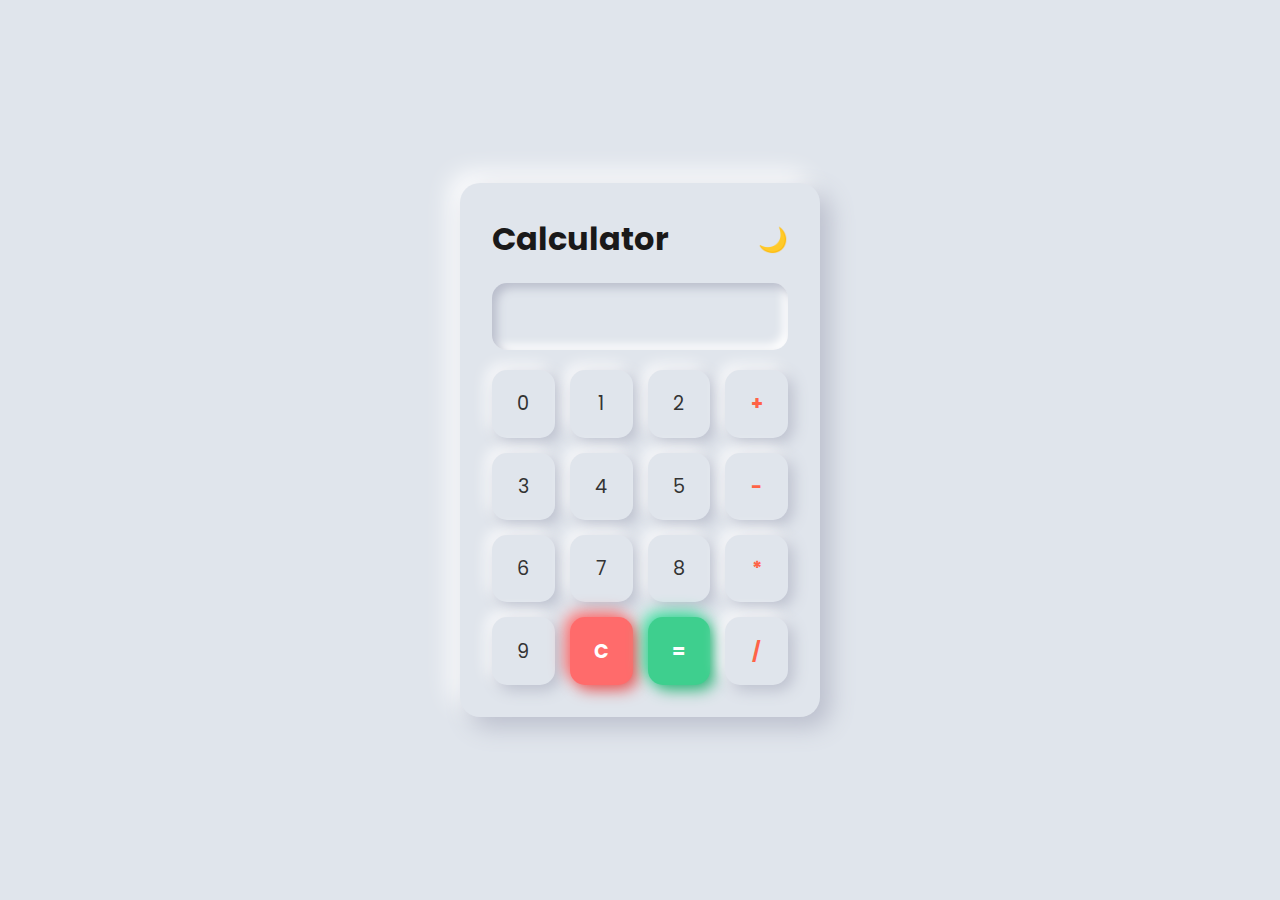
<file: index.HTML>
<!DOCTYPE html>
<html lang="en">
<head>
  <meta charset="UTF-8" />
  <meta name="viewport" content="width=device-width, initial-scale=1.0"/>
  <title>Grid Calculator</title>
  <link rel="stylesheet" href="style.css">
  <link href="https://fonts.googleapis.com/css2?family=Poppins:wght@400;600&display=swap" rel="stylesheet">
</head>
<body>
  <div class="container">
    <div class="header">
      <h1>Calculator</h1>
      <button id="toggle-theme" title="Toggle Theme">🌙</button>
    </div>
    <form name="clc">
      <input type="text" name="display" class="display" readonly>
      <div class="grid">
        <input class="btn" type="button" value="0" onclick="clc.display.value += '0'">
        <input class="btn" type="button" value="1" onclick="clc.display.value += '1'">
        <input class="btn" type="button" value="2" onclick="clc.display.value += '2'">
        <input class="btn op" type="button" value="+" onclick="clc.display.value += '+'">
        
        <input class="btn" type="button" value="3" onclick="clc.display.value += '3'">
        <input class="btn" type="button" value="4" onclick="clc.display.value += '4'">
        <input class="btn" type="button" value="5" onclick="clc.display.value += '5'">
        <input class="btn op" type="button" value="-" onclick="clc.display.value += '-'">
        
        <input class="btn" type="button" value="6" onclick="clc.display.value += '6'">
        <input class="btn" type="button" value="7" onclick="clc.display.value += '7'">
        <input class="btn" type="button" value="8" onclick="clc.display.value += '8'">
        <input class="btn op" type="button" value="*" onclick="clc.display.value += '*'">
        
        <input class="btn" type="button" value="9" onclick="clc.display.value += '9'">
        <input class="btn clear" type="button" value="C" onclick="clc.display.value = ''">
        <input class="btn equal" type="button" value="=" onclick="calculate()">
        <input class="btn op" type="button" value="/" onclick="clc.display.value += '/'">
      </div>
    </form>
  </div>

  <script>
    function calculate() {
      try {
        clc.display.value = eval(clc.display.value);
      } catch (e) {
        clc.display.value = "Error";
      }
    }

    // Toggle dark mode
    const toggle = document.getElementById("toggle-theme");
    toggle.onclick = () => {
      document.body.classList.toggle("dark-mode");
      toggle.textContent = document.body.classList.contains("dark-mode") ? "☀️" : "🌙";
    };
  </script>
</body>
</html>
</file>
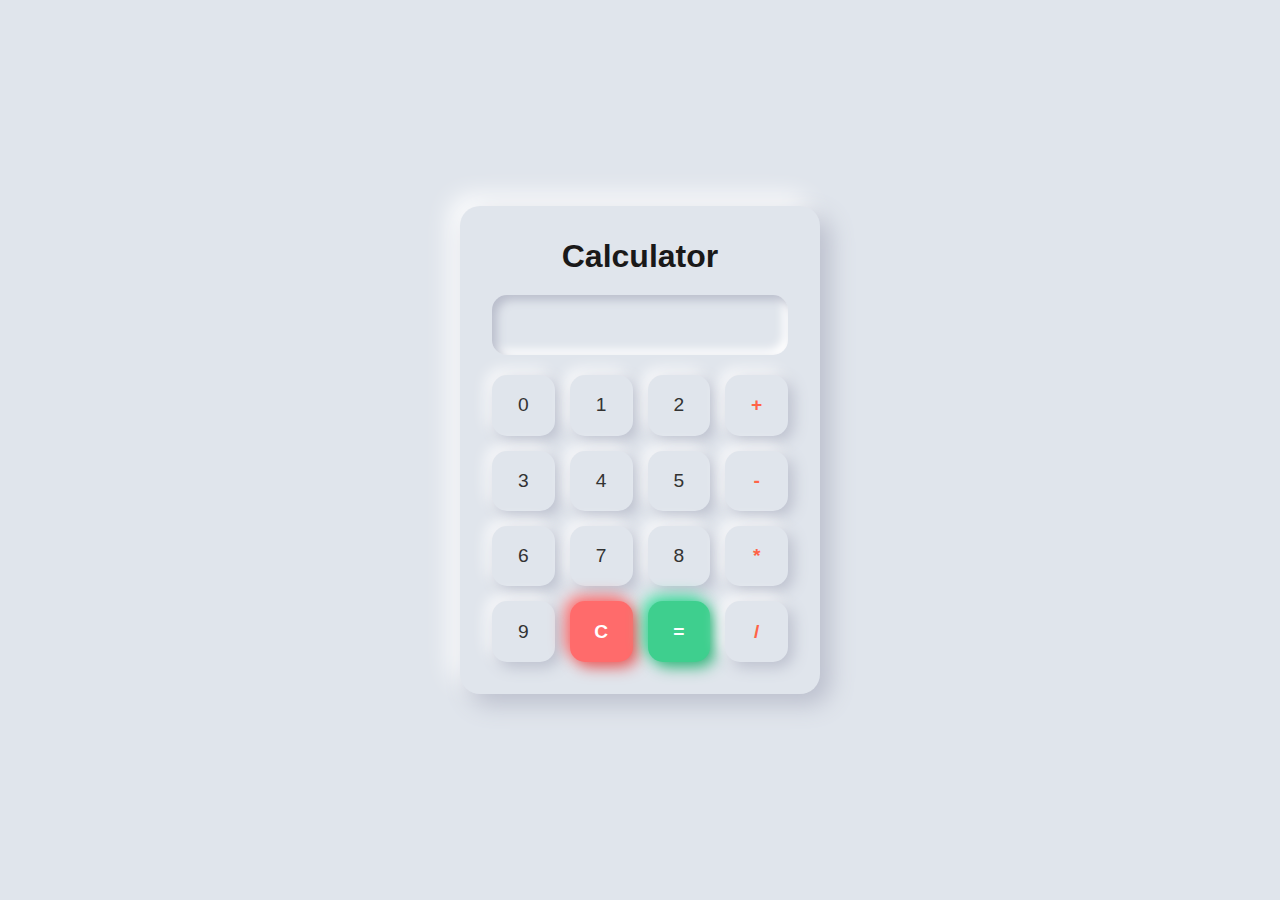
<file: CAL.HTML>
<!DOCTYPE html>
<html lang="en">
<head>
  <meta charset="UTF-8">
  <meta name="viewport" content="width=device-width, initial-scale=1.0">
  <title>Grid Calculator</title>
  <link rel="stylesheet" href="style.css">
</head>
<body>
  <div class="container">
    <h1>Calculator</h1>
    <form name="clc">
      <input type="text" name="display" class="display" readonly>
      <div class="grid">
        <input class="btn" type="button" value="0" onclick="clc.display.value += '0'">
        <input class="btn" type="button" value="1" onclick="clc.display.value += '1'">
        <input class="btn" type="button" value="2" onclick="clc.display.value += '2'">
        <input class="btn op" type="button" value="+" onclick="clc.display.value += '+'">
        
        <input class="btn" type="button" value="3" onclick="clc.display.value += '3'">
        <input class="btn" type="button" value="4" onclick="clc.display.value += '4'">
        <input class="btn" type="button" value="5" onclick="clc.display.value += '5'">
        <input class="btn op" type="button" value="-" onclick="clc.display.value += '-'">
        
        <input class="btn" type="button" value="6" onclick="clc.display.value += '6'">
        <input class="btn" type="button" value="7" onclick="clc.display.value += '7'">
        <input class="btn" type="button" value="8" onclick="clc.display.value += '8'">
        <input class="btn op" type="button" value="*" onclick="clc.display.value += '*'">
        
        <input class="btn" type="button" value="9" onclick="clc.display.value += '9'">
        <input class="btn clear" type="button" value="C" onclick="clc.display.value = ''">
        <input class="btn equal" type="button" value="=" onclick="clc.display.value = eval(clc.display.value)">
        <input class="btn op" type="button" value="/" onclick="clc.display.value += '/'">
      </div>
    </form>
  </div>
</body>
</html>
</file>
<file: style.css>
* {
  margin: 0;
  padding: 0;
  box-sizing: border-box;
  font-family: 'Poppins', sans-serif;
}

body {
  background: #e0e5ec;
  display: flex;
  justify-content: center;
  align-items: center;
  min-height: 100vh;
  transition: background 0.3s ease;
}

.container {
  background: #e0e5ec;
  padding: 2rem;
  border-radius: 20px;
  box-shadow: 10px 10px 25px #babecc, -10px -10px 25px #ffffff;
  text-align: center;
  max-width: 360px;
  width: 90%;
  transition: background 0.3s ease, box-shadow 0.3s ease;
}

.header {
  display: flex;
  justify-content: space-between;
  align-items: center;
}

h1 {
  color: #1a1919;
}

#toggle-theme {
  background: none;
  border: none;
  font-size: 1.5rem;
  cursor: pointer;
}

.display {
  width: 100%;
  padding: 1rem;
  font-size: 1.5rem;
  margin: 20px 0;
  border: none;
  border-radius: 15px;
  background: #e0e5ec;
  box-shadow: inset 5px 5px 10px #babecc,
              inset -5px -5px 10px #ffffff;
  outline: none;
  text-align: right;
  color: #444;
  transition: background 0.3s ease, box-shadow 0.3s ease;
}

.grid {
  display: grid;
  grid-template-columns: repeat(4, 1fr);
  gap: 15px;
}

.btn {
  padding: 1.2rem;
  font-size: 1.2rem;
  border: none;
  border-radius: 15px;
  background: #e0e5ec;
  color: #333;
  box-shadow: 5px 5px 15px #babecc,
              -5px -5px 15px #ffffff;
  cursor: pointer;
  transition: all 0.2s ease-in-out;
}

.btn:hover {
  box-shadow: 3px 3px 8px #babecc,
              -3px -3px 8px #ffffff;
  transform: scale(1.05);
}

.btn:active {
  box-shadow: inset 5px 5px 10px #babecc,
              inset -5px -5px 10px #ffffff;
  transform: scale(0.95);
}

.op {
  color: #ff6347;
  font-weight: bold;
}

.equal {
  background: #3ecf8e;
  color: white;
  font-weight: bold;
  box-shadow: 5px 5px 15px #34b57b,
              -5px -5px 15px #48e5a7;
}

.equal:hover {
  background: #35bb7e;
}

.clear {
  background: #ff6b6b;
  color: white;
  font-weight: bold;
  box-shadow: 5px 5px 15px #e65c5c,
              -5px -5px 15px #ff7c7c;
}

.clear:hover {
  background: #ff4c4c;
}

@media (max-width: 400px) {
  .btn {
    padding: 1rem;
    font-size: 1rem;
  }

  .display {
    font-size: 1.2rem;
  }
}

/* 🌙 DARK MODE STYLES */
body.dark-mode {
  background: #1e1e1e;
}

body.dark-mode .container {
  background: #2a2a2a;
  box-shadow: 10px 10px 25px #151515, -10px -10px 25px #3a3a3a;
}

body.dark-mode .display {
  background: #2a2a2a;
  color: #eee;
  box-shadow: inset 5px 5px 10px #1c1c1c,
              inset -5px -5px 10px #333333;
}

body.dark-mode .btn {
  background: #2a2a2a;
  color: #eee;
  box-shadow: 5px 5px 15px #1c1c1c,
              -5px -5px 15px #333333;
}

body.dark-mode .btn:active {
  box-shadow: inset 5px 5px 10px #1c1c1c,
              inset -5px -5px 10px #333333;
}

body.dark-mode .op {
  color: #ff8364;
}

body.dark-mode .equal {
  background: #4cd964;
  box-shadow: 5px 5px 15px #3cbf54,
              -5px -5px 15px #5cff74;
}
body.dark-mode h1{
  color: white;
}

body.dark-mode .clear {
  background: #ff5c5c;
  box-shadow: 5px 5px 15px #c94040,
              -5px -5px 15px #ff7a7a;
}
</file>
